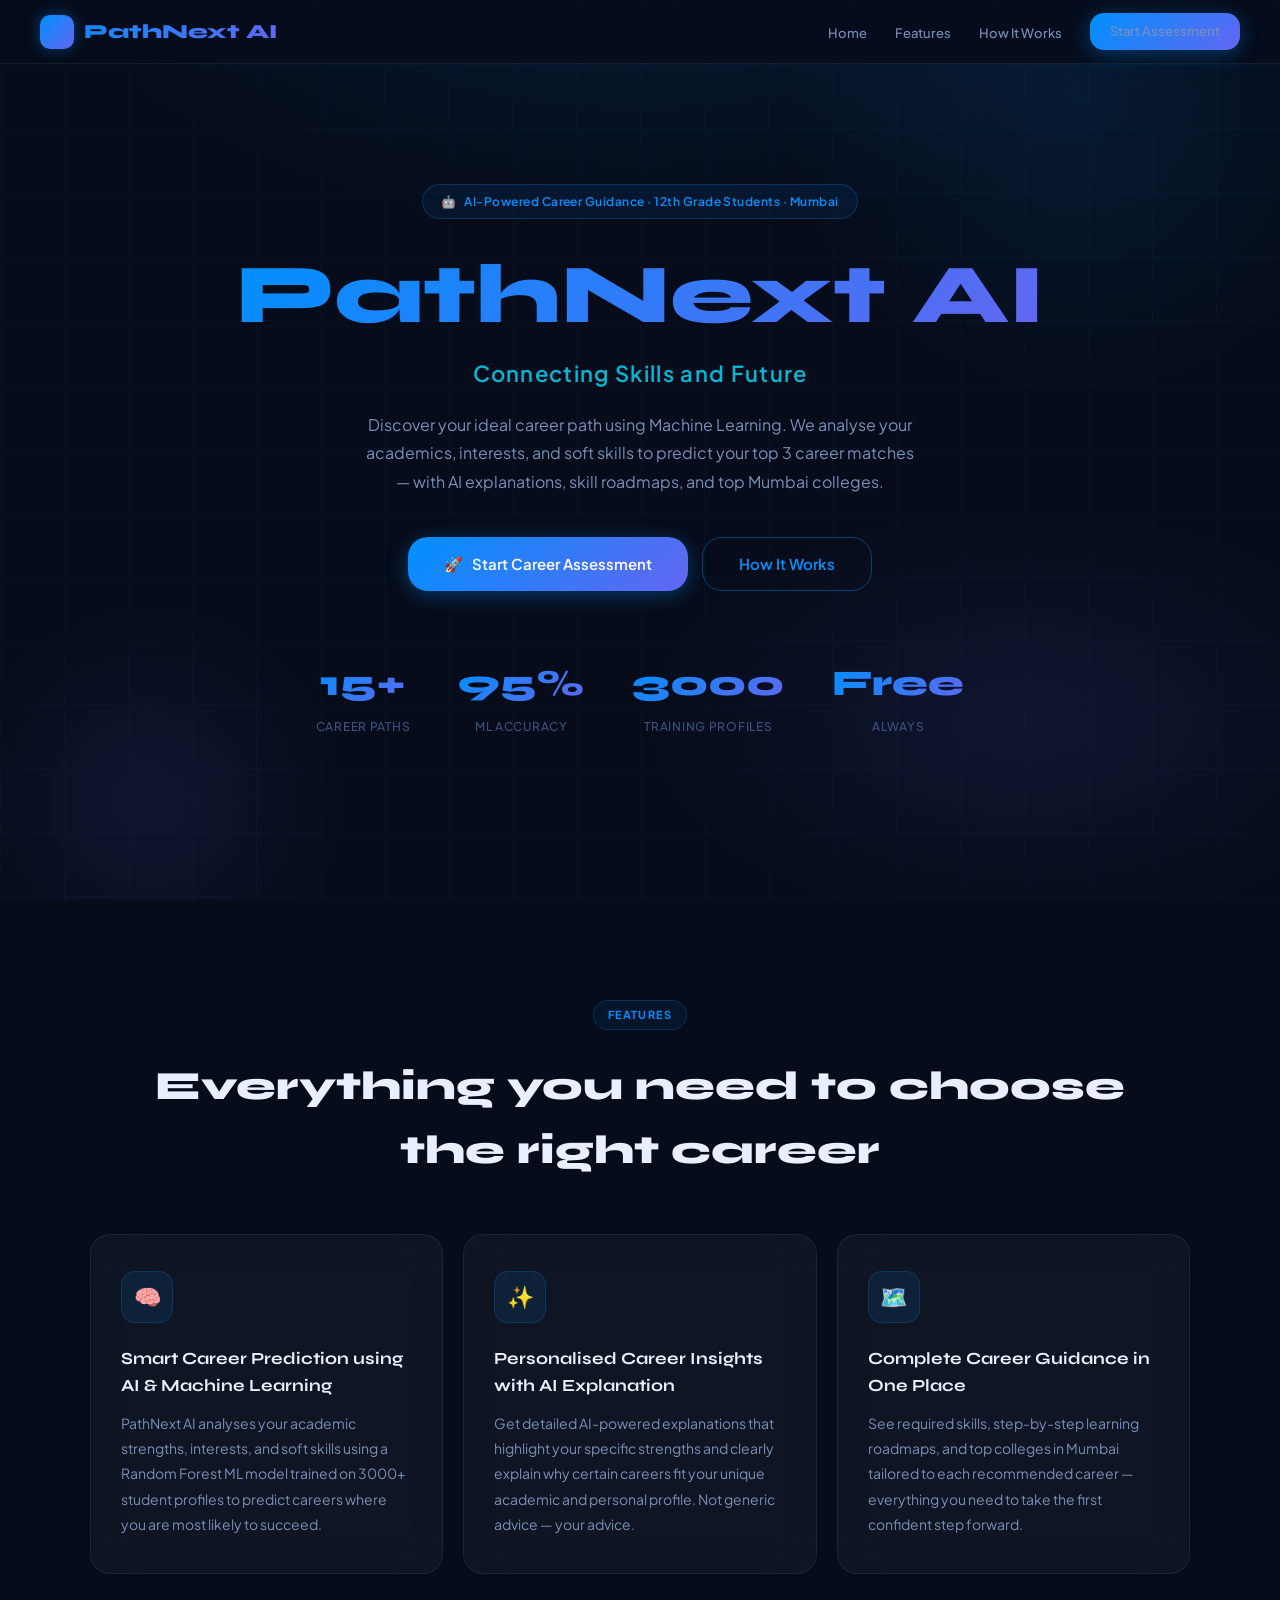
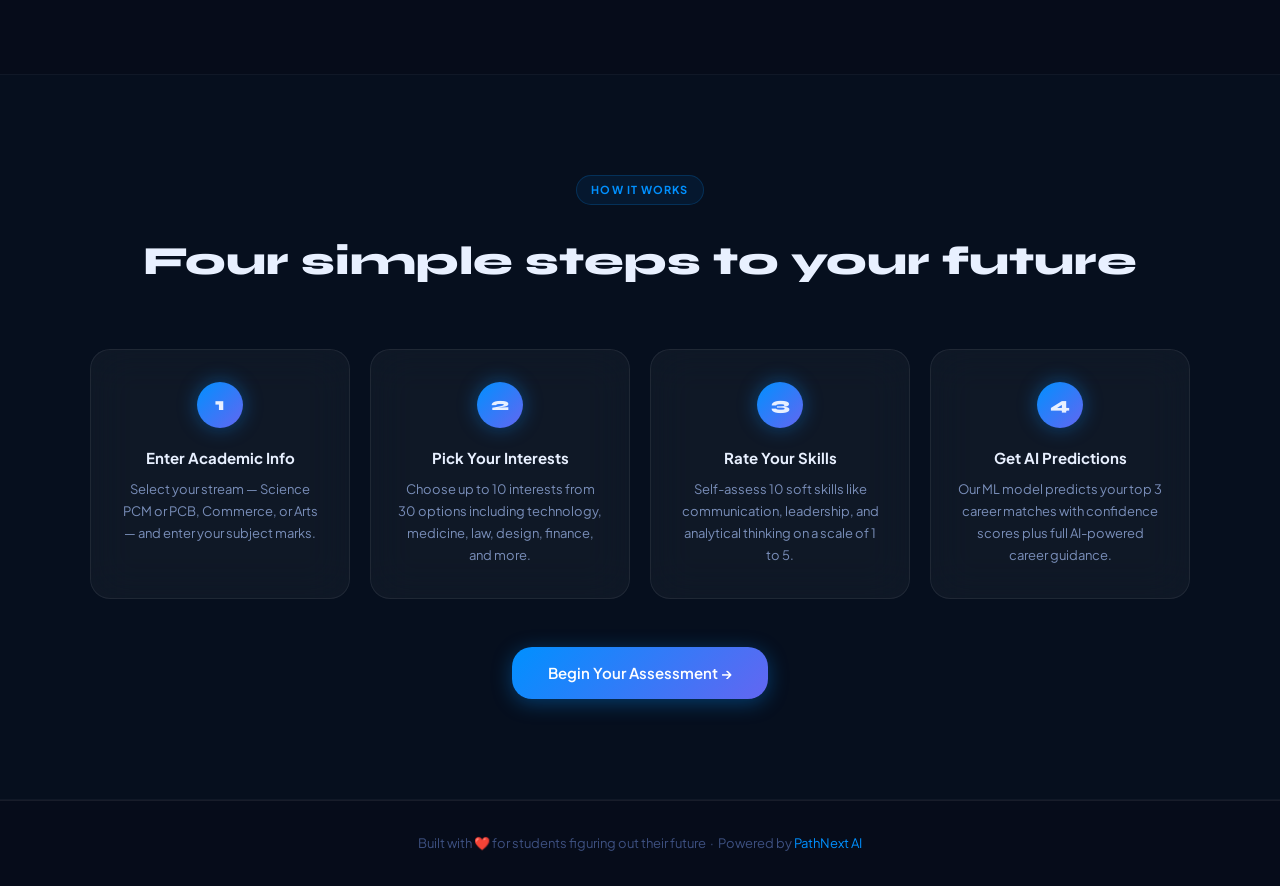
<file: pathnextai2/frontend/index.html>
<!DOCTYPE html>
<html lang="en">
<head>
<meta charset="UTF-8"/>
<meta name="viewport" content="width=device-width, initial-scale=1.0"/>
<title>PathNext AI — Connecting Skills and Future</title>
<link rel="stylesheet" href="css/styles.css"/>
</head>
<body>

<nav class="navbar">
  <a href="/" class="nav-logo">
    <div class="nav-logo-box">🧭</div>PathNext AI
  </a>
  <ul class="nav-links">
    <li><a href="#home">Home</a></li>
    <li><a href="#features">Features</a></li>
    <li><a href="#how">How It Works</a></li>
    <li><a href="/assessment" class="btn btn-primary" style="padding:8px 20px;font-size:13px">Start Assessment</a></li>
  </ul>
</nav>

<!-- HERO -->
<section class="hero" id="home">
  <div class="hero-grid"></div>
  <div class="hero-glow1"></div>
  <div class="hero-glow2"></div>
  <div class="hero-dots" id="heroDots"></div>
  <div class="hero-content">
    <div class="hero-badge">🤖 &nbsp; AI-Powered Career Guidance · 12th Grade Students · Mumbai</div>
    <h1 class="hero-title"><span class="g">PathNext AI</span></h1>
    <p class="hero-sub">Connecting Skills and Future</p>
    <p class="hero-desc">Discover your ideal career path using Machine Learning. We analyse your academics, interests, and soft skills to predict your top 3 career matches — with AI explanations, skill roadmaps, and top Mumbai colleges.</p>
    <div class="hero-btns">
      <a href="/assessment" class="btn btn-primary btn-lg">🚀 &nbsp; Start Career Assessment</a>
      <a href="#how" class="btn btn-outline btn-lg">How It Works</a>
    </div>
    <div class="hero-stats">
      <div><div class="stat-num">15+</div><div class="stat-label">Career Paths</div></div>
      <div><div class="stat-num">95%</div><div class="stat-label">ML Accuracy</div></div>
      <div><div class="stat-num">3000</div><div class="stat-label">Training Profiles</div></div>
      <div><div class="stat-num">Free</div><div class="stat-label">Always</div></div>
    </div>
  </div>
</section>

<!-- FEATURES -->
<section id="features">
  <div class="container">
    <div style="text-align:center" class="fade-up">
      <div class="sec-badge">Features</div>
      <h2 class="sec-title" style="margin-top:10px">Everything you need to choose<br>the right career</h2>
    </div>
    <div class="features-grid" style="margin-top:52px">
      <div class="card feat-card fade-up">
        <div class="feat-icon">🧠</div>
        <h3 class="feat-title">Smart Career Prediction using AI & Machine Learning</h3>
        <p class="feat-desc">PathNext AI analyses your academic strengths, interests, and soft skills using a Random Forest ML model trained on 3000+ student profiles to predict careers where you are most likely to succeed.</p>
      </div>
      <div class="card feat-card fade-up">
        <div class="feat-icon">✨</div>
        <h3 class="feat-title">Personalised Career Insights with AI Explanation</h3>
        <p class="feat-desc">Get detailed AI-powered explanations that highlight your specific strengths and clearly explain why certain careers fit your unique academic and personal profile. Not generic advice — your advice.</p>
      </div>
      <div class="card feat-card fade-up">
        <div class="feat-icon">🗺️</div>
        <h3 class="feat-title">Complete Career Guidance in One Place</h3>
        <p class="feat-desc">See required skills, step-by-step learning roadmaps, and top colleges in Mumbai tailored to each recommended career — everything you need to take the first confident step forward.</p>
      </div>
    </div>
  </div>
</section>

<!-- HOW IT WORKS -->
<section id="how" style="background:rgba(0,144,255,0.02);border-top:1px solid rgba(255,255,255,0.04);border-bottom:1px solid rgba(255,255,255,0.04)">
  <div class="container">
    <div style="text-align:center" class="fade-up">
      <div class="sec-badge">How It Works</div>
      <h2 class="sec-title" style="margin-top:10px">Four simple steps to your future</h2>
    </div>
    <div class="steps-grid">
      <div class="card step-card fade-up"><div class="step-num">1</div><h3 class="step-title">Enter Academic Info</h3><p class="step-desc">Select your stream — Science PCM or PCB, Commerce, or Arts — and enter your subject marks.</p></div>
      <div class="card step-card fade-up"><div class="step-num">2</div><h3 class="step-title">Pick Your Interests</h3><p class="step-desc">Choose up to 10 interests from 30 options including technology, medicine, law, design, finance, and more.</p></div>
      <div class="card step-card fade-up"><div class="step-num">3</div><h3 class="step-title">Rate Your Skills</h3><p class="step-desc">Self-assess 10 soft skills like communication, leadership, and analytical thinking on a scale of 1 to 5.</p></div>
      <div class="card step-card fade-up"><div class="step-num">4</div><h3 class="step-title">Get AI Predictions</h3><p class="step-desc">Our ML model predicts your top 3 career matches with confidence scores plus full AI-powered career guidance.</p></div>
    </div>
    <div style="text-align:center;margin-top:48px" class="fade-up">
      <a href="/assessment" class="btn btn-primary btn-lg">Begin Your Assessment →</a>
    </div>
  </div>
</section>

<footer><p>Built with ❤️ for students figuring out their future &nbsp;·&nbsp; Powered by <span>PathNext AI</span></p></footer>

<script src="js/animations.js"></script>
<script>
// Floating dots in hero
const dotsEl = document.getElementById('heroDots');
for(let i=0;i<18;i++){
  const d=document.createElement('div');
  d.className='dot';
  const size=Math.random()*3+2;
  d.style.cssText=`width:${size}px;height:${size}px;left:${Math.random()*100}%;animation-duration:${Math.random()*12+8}s;animation-delay:${Math.random()*10}s;opacity:${Math.random()*.2+.1}`;
  dotsEl.appendChild(d);
}
</script>
</body>
</html>
</file>
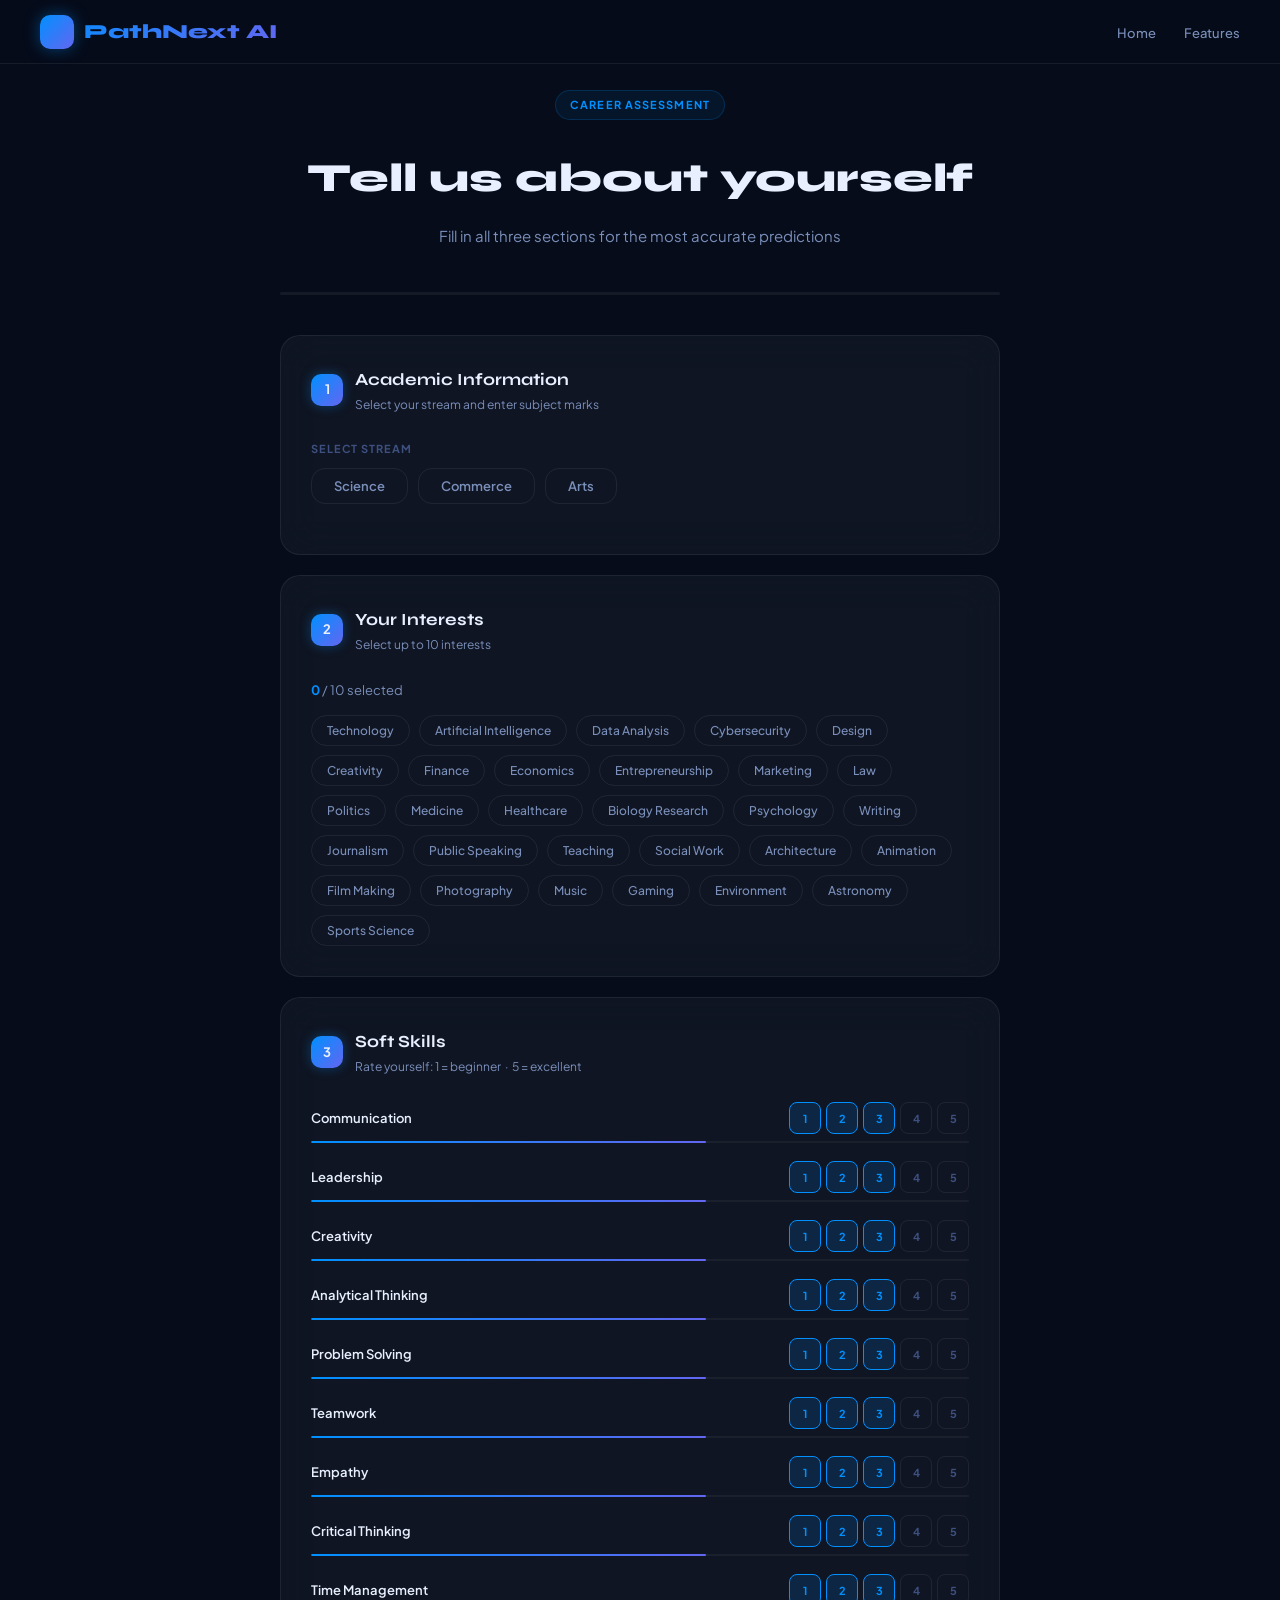
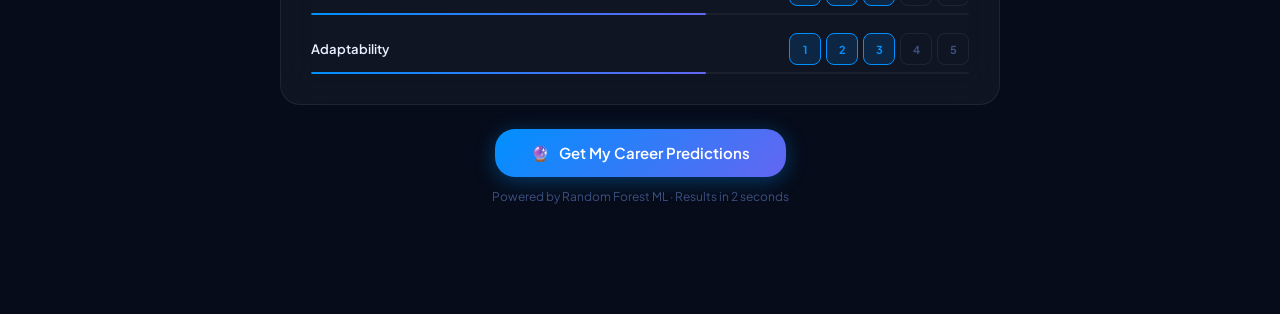
<file: pathnextai2/frontend/assessment.html>
<!DOCTYPE html>
<html lang="en">
<head>
<meta charset="UTF-8"/>
<meta name="viewport" content="width=device-width, initial-scale=1.0"/>
<title>Assessment — PathNext AI</title>
<link rel="stylesheet" href="css/styles.css"/>
</head>
<body>

<div class="loading" id="loader">
  <div class="spin"></div>
  <div class="load-title">Analysing your profile…</div>
  <div class="load-sub">Random Forest ML is predicting your career paths</div>
</div>

<nav class="navbar">
  <a href="/" class="nav-logo"><div class="nav-logo-box">🧭</div>PathNext AI</a>
  <ul class="nav-links">
    <li><a href="/">Home</a></li>
    <li><a href="/#features">Features</a></li>
  </ul>
</nav>

<div class="assess-page">
  <div class="assess-header">
    <div class="sec-badge">Career Assessment</div>
    <h1 class="sec-title" style="margin-top:12px">Tell us about yourself</h1>
    <p style="color:var(--text2);font-size:15px;margin-top:8px">Fill in all three sections for the most accurate predictions</p>
  </div>

  <div class="progress-track">
    <div class="progress-fill" id="pbar" style="width:0%"></div>
  </div>

  <div class="form-wrap">
    <div class="err-box" id="errBox"></div>

    <!-- SECTION 1: ACADEMIC -->
    <div class="card form-card">
      <div class="f-head">
        <div class="f-num">1</div>
        <div><div class="f-title">Academic Information</div><div class="f-sub">Select your stream and enter subject marks</div></div>
      </div>

      <label class="field-label">Select Stream</label>
      <div class="stream-row" id="streamRow">
        <button class="stream-btn" onclick="pickStream('Science',this)">Science</button>
        <button class="stream-btn" onclick="pickStream('Commerce',this)">Commerce</button>
        <button class="stream-btn" onclick="pickStream('Arts',this)">Arts</button>
      </div>

      <div class="sub-row" id="subRow">
        <span class="sub-label">Choose combination:</span>
        <button class="sub-btn" onclick="pickSub('PCM',this)">PCM — Physics, Chemistry, Maths</button>
        <button class="sub-btn" onclick="pickSub('PCB',this)">PCB — Physics, Chemistry, Biology</button>
      </div>

      <div id="marksArea" style="display:none">
        <label class="field-label" style="margin-top:20px">Subject Marks (0 – 100)</label>
        <div class="marks-grid" id="marksGrid"></div>
      </div>
    </div>

    <!-- SECTION 2: INTERESTS -->
    <div class="card form-card">
      <div class="f-head">
        <div class="f-num">2</div>
        <div><div class="f-title">Your Interests</div><div class="f-sub">Select up to 10 interests</div></div>
      </div>
      <p class="chip-count"><b id="cntNum">0</b> / 10 selected</p>
      <div class="chips-wrap" id="chipsWrap"></div>
    </div>

    <!-- SECTION 3: SOFT SKILLS -->
    <div class="card form-card">
      <div class="f-head">
        <div class="f-num">3</div>
        <div><div class="f-title">Soft Skills</div><div class="f-sub">Rate yourself: 1 = beginner &nbsp;·&nbsp; 5 = excellent</div></div>
      </div>
      <div class="skill-list" id="skillList"></div>
    </div>

    <div class="submit-area">
      <button class="btn btn-primary btn-lg" onclick="submitForm()">🔮 &nbsp; Get My Career Predictions</button>
      <p class="submit-note">Powered by Random Forest ML · Results in 2 seconds</p>
    </div>
  </div>
</div>

<script src="js/animations.js"></script>
<script>
// ── DATA ────────────────────────────────────────────────────────
const SUBJ = {
  'Science PCM': ['Physics','Chemistry','Maths','English'],
  'Science PCB': ['Physics','Chemistry','Biology','English'],
  'Commerce':    ['Accounts','Business Studies','Economics','Maths','English'],
  'Arts':        ['History','Political Science','Geography','Psychology','Sociology','English'],
};
const SKEY = {Physics:'physics',Chemistry:'chemistry',Maths:'maths',Biology:'biology',English:'english',Accounts:'accounts','Business Studies':'business',Economics:'economics',History:'history','Political Science':'political_science',Geography:'geography',Psychology:'psychology',Sociology:'sociology'};
const INTERESTS = [
  {k:'interest_tech',l:'Technology'},{k:'interest_ai',l:'Artificial Intelligence'},
  {k:'interest_data',l:'Data Analysis'},{k:'interest_cybersecurity',l:'Cybersecurity'},
  {k:'interest_design',l:'Design'},{k:'interest_creativity',l:'Creativity'},
  {k:'interest_finance',l:'Finance'},{k:'interest_economics',l:'Economics'},
  {k:'interest_entrepreneurship',l:'Entrepreneurship'},{k:'interest_marketing',l:'Marketing'},
  {k:'interest_law',l:'Law'},{k:'interest_politics',l:'Politics'},
  {k:'interest_medicine',l:'Medicine'},{k:'interest_healthcare',l:'Healthcare'},
  {k:'interest_biology',l:'Biology Research'},{k:'interest_psychology',l:'Psychology'},
  {k:'interest_writing',l:'Writing'},{k:'interest_journalism',l:'Journalism'},
  {k:'interest_public_speaking',l:'Public Speaking'},{k:'interest_teaching',l:'Teaching'},
  {k:'interest_social_work',l:'Social Work'},{k:'interest_architecture',l:'Architecture'},
  {k:'interest_animation',l:'Animation'},{k:'interest_film',l:'Film Making'},
  {k:'interest_photography',l:'Photography'},{k:'interest_music',l:'Music'},
  {k:'interest_gaming',l:'Gaming'},{k:'interest_environment',l:'Environment'},
  {k:'interest_astronomy',l:'Astronomy'},{k:'interest_sports',l:'Sports Science'},
];
const SKILLS = [
  {k:'communication',l:'Communication'},{k:'leadership',l:'Leadership'},
  {k:'creativity',l:'Creativity'},{k:'analytical_thinking',l:'Analytical Thinking'},
  {k:'problem_solving',l:'Problem Solving'},{k:'teamwork',l:'Teamwork'},
  {k:'empathy',l:'Empathy'},{k:'critical_thinking',l:'Critical Thinking'},
  {k:'time_management',l:'Time Management'},{k:'adaptability',l:'Adaptability'},
];

// ── STATE ───────────────────────────────────────────────────────
let S = {
  stream:'', sub:'',
  marks:{},
  interests:[],
  skills: Object.fromEntries(SKILLS.map(s=>[s.k,3]))
};

// ── STREAM ──────────────────────────────────────────────────────
function pickStream(name, btn){
  S.stream=name; S.sub=''; S.marks={};
  document.querySelectorAll('.stream-btn').forEach(b=>b.classList.remove('on'));
  btn.classList.add('on');
  const subRow=document.getElementById('subRow');
  if(name==='Science'){
    subRow.classList.add('show');
    document.getElementById('marksArea').style.display='none';
    document.querySelectorAll('.sub-btn').forEach(b=>b.classList.remove('on'));
  } else {
    subRow.classList.remove('show');
    buildMarks(name);
  }
  progress();
}

function pickSub(type, btn){
  S.sub=type; S.stream='Science '+type; S.marks={};
  document.querySelectorAll('.sub-btn').forEach(b=>b.classList.remove('on'));
  btn.classList.add('on');
  buildMarks(S.stream);
  progress();
}

function buildMarks(key){
  const subjects=SUBJ[key]||[];
  document.getElementById('marksGrid').innerHTML=subjects.map(s=>`
    <div class="mfield">
      <label>${s}</label>
      <input type="number" min="0" max="100" placeholder="Enter marks"
        oninput="setMark('${s}',this.value)"
        value="${S.marks[SKEY[s]]||''}"/>
    </div>`).join('');
  document.getElementById('marksArea').style.display='block';
}

function setMark(s,v){
  S.marks[SKEY[s]]=Math.min(100,Math.max(0,Number(v)||0));
  progress();
}

// ── INTERESTS ───────────────────────────────────────────────────
function buildChips(){
  document.getElementById('chipsWrap').innerHTML=INTERESTS.map(i=>`
    <button class="chip ${S.interests.includes(i.k)?'on':''}" data-k="${i.k}" onclick="toggleChip('${i.k}',this)">${i.l}</button>`).join('');
}

function toggleChip(k,btn){
  if(S.interests.includes(k)){
    S.interests=S.interests.filter(x=>x!==k);
    btn.classList.remove('on');
  } else {
    if(S.interests.length>=10) return;
    S.interests.push(k);
    btn.classList.add('on');
  }
  document.getElementById('cntNum').textContent=S.interests.length;
  document.querySelectorAll('.chip:not(.on)').forEach(b=>b.classList.toggle('dim',S.interests.length>=10));
  progress();
}

// ── SKILLS ──────────────────────────────────────────────────────
function buildSkills(){
  document.getElementById('skillList').innerHTML=SKILLS.map(s=>`
    <div class="sk-row">
      <div class="sk-top">
        <span class="sk-name">${s.l}</span>
        <div class="sk-dots">
          ${[1,2,3,4,5].map(n=>`<button class="sk-dot ${S.skills[s.k]>=n?'on':''}" onclick="setSkill('${s.k}',${n},this)">${n}</button>`).join('')}
        </div>
      </div>
      <div class="sk-track"><div class="sk-fill" id="sf_${s.k}" style="width:${S.skills[s.k]/5*100}%"></div></div>
    </div>`).join('');
}

function setSkill(k,v,btn){
  S.skills[k]=v;
  btn.closest('.sk-dots').querySelectorAll('.sk-dot').forEach((d,i)=>d.classList.toggle('on',i<v));
  document.getElementById('sf_'+k).style.width=(v/5*100)+'%';
  progress();
}

// ── PROGRESS ────────────────────────────────────────────────────
function progress(){
  let p=0;
  if(S.stream) p+=34;
  if(S.interests.length>=3) p+=33;
  if(Object.keys(S.marks).length>0) p+=33;
  document.getElementById('pbar').style.width=p+'%';
}

// ── SUBMIT ──────────────────────────────────────────────────────
async function submitForm(){
  const errs=[];
  if(!S.stream) errs.push('Please select your stream.');
  if(S.stream==='Science'&&!S.sub) errs.push('Please choose PCM or PCB.');
  if(S.interests.length<3) errs.push('Please select at least 3 interests.');
  const eb=document.getElementById('errBox');
  if(errs.length){eb.innerHTML=errs.map(e=>'• '+e).join('<br>');eb.classList.add('show');eb.scrollIntoView({behavior:'smooth',block:'center'});return;}
  eb.classList.remove('show');
  document.getElementById('loader').classList.add('show');
  const payload={stream:S.stream,marks:S.marks,interests:S.interests,soft_skills:S.skills};
  try{
    const r=await fetch('/predict',{method:'POST',headers:{'Content-Type':'application/json'},body:JSON.stringify(payload)});
    const data=await r.json();
    if(data.status==='success'){sessionStorage.setItem('pn_results',JSON.stringify(data));window.location.href='/results';}
    else throw new Error(data.error||'Error');
  } catch(e){
    console.warn('Using mock:',e.message);
    sessionStorage.setItem('pn_results',JSON.stringify(getMock(payload)));
    window.location.href='/results';
  }
}

function getMock(payload){
  const s=payload.stream||'Science PCM';
  const pool={
    'Science PCM':[{career:'Software Engineer',confidence:.82,icon:'💻',color:'#00a8ff'},{career:'Data Scientist',confidence:.74,icon:'📊',color:'#7c5cff'},{career:'Cybersecurity Analyst',confidence:.61,icon:'🔐',color:'#00e5ff'}],
    'Science PCB':[{career:'Doctor',confidence:.85,icon:'🩺',color:'#00ff88'},{career:'Biotechnologist',confidence:.71,icon:'🧬',color:'#4ade80'},{career:'Psychologist',confidence:.58,icon:'🧠',color:'#818cf8'}],
    'Commerce':   [{career:'Chartered Accountant',confidence:.79,icon:'📋',color:'#fbbf24'},{career:'Investment Banker',confidence:.68,icon:'📈',color:'#f59e0b'},{career:'Entrepreneur',confidence:.57,icon:'🚀',color:'#f472b6'}],
    'Arts':       [{career:'Lawyer',confidence:.77,icon:'⚖️',color:'#a78bfa'},{career:'Journalist',confidence:.65,icon:'📰',color:'#fb923c'},{career:'Teacher',confidence:.54,icon:'📚',color:'#a3e635'}],
  };
  const preds=(pool[s]||pool['Science PCM']).map(p=>({...p,
    why:`Your ${s} profile and selected interests show strong alignment with ${p.career}. Your soft skill ratings further support this career direction.`,
    skills:['Core Domain Knowledge','Analytical Thinking','Communication','Problem Solving','Continuous Learning'],
    roadmap:['Research the field and speak to professionals','Choose the right undergraduate degree','Build skills through online courses and projects','Seek internships for practical experience','Build your professional network on LinkedIn'],
    colleges:['IIT Bombay','NMIMS Mumbai','Mumbai University','SP Jain School of Management','KC College Mumbai'],
  }));
  return{status:'success',predictions:preds,student_data:payload};
}

document.addEventListener('DOMContentLoaded',()=>{buildChips();buildSkills();});
</script>
</body>
</html>
</file>
<file: pathnextai2/frontend/css/styles.css>
@import url('https://fonts.googleapis.com/css2?family=Plus+Jakarta+Sans:wght@300;400;500;600;700;800&family=Syne:wght@700;800&display=swap');

:root {
  --bg:        #060c1a;
  --bg2:       #0a1628;
  --bg3:       #0d1f3c;
  --glass:     rgba(255,255,255,0.04);
  --glass2:    rgba(255,255,255,0.07);
  --border:    rgba(255,255,255,0.07);
  --borderb:   rgba(0,150,255,0.25);
  --blue:      #0090ff;
  --blue2:     #3b82f6;
  --purple:    #6366f1;
  --cyan:      #06b6d4;
  --glow:      rgba(0,144,255,0.18);
  --glow2:     rgba(99,102,241,0.15);
  --text:      #e8f0ff;
  --text2:     #7a8fba;
  --text3:     #3d5080;
  --grad:      linear-gradient(135deg,#0090ff,#6366f1);
  --grad2:     linear-gradient(135deg,#06b6d4,#3b82f6);
  --shadow:    0 8px 32px rgba(0,0,0,0.5);
  --shadowb:   0 0 40px rgba(0,144,255,0.12);
  --r:         14px;
  --r2:        20px;
  --r3:        28px;
  --trans:     all 0.25s cubic-bezier(.4,0,.2,1);
}

*,*::before,*::after{box-sizing:border-box;margin:0;padding:0}
html{scroll-behavior:smooth}
body{font-family:'Plus Jakarta Sans',sans-serif;background:var(--bg);color:var(--text);min-height:100vh;overflow-x:hidden;line-height:1.6}
a{text-decoration:none;color:inherit}
ul{list-style:none}
::selection{background:rgba(0,144,255,0.35);color:#fff}
::-webkit-scrollbar{width:5px}
::-webkit-scrollbar-track{background:var(--bg)}
::-webkit-scrollbar-thumb{background:var(--blue);border-radius:99px;opacity:.5}

/* ── NAVBAR ── */
.navbar{
  position:fixed;top:0;left:0;right:0;z-index:1000;
  padding:0 40px;height:64px;
  display:flex;align-items:center;justify-content:space-between;
  background:rgba(6,12,26,0.85);
  backdrop-filter:blur(24px);
  border-bottom:1px solid var(--border);
}
.nav-logo{
  font-family:'Syne',sans-serif;font-size:20px;font-weight:800;
  background:var(--grad);-webkit-background-clip:text;-webkit-text-fill-color:transparent;background-clip:text;
  display:flex;align-items:center;gap:10px;
}
.nav-logo-box{
  width:34px;height:34px;border-radius:10px;
  background:var(--grad);
  display:flex;align-items:center;justify-content:center;font-size:16px;
  box-shadow:0 0 16px rgba(0,144,255,0.4);
}
.nav-links{display:flex;align-items:center;gap:28px}
.nav-links a{font-size:13px;font-weight:500;color:var(--text2);transition:var(--trans)}
.nav-links a:hover{color:var(--text)}
.btn{
  display:inline-flex;align-items:center;gap:8px;
  padding:10px 24px;border-radius:var(--r);border:none;cursor:pointer;
  font-size:13px;font-weight:600;font-family:'Plus Jakarta Sans',sans-serif;
  transition:var(--trans);text-decoration:none;
}
.btn-primary{background:var(--grad);color:#fff;box-shadow:0 4px 20px rgba(0,144,255,0.35)}
.btn-primary:hover{transform:translateY(-2px);box-shadow:0 8px 28px rgba(0,144,255,0.5)}
.btn-primary:active{transform:translateY(0)}
.btn-outline{background:transparent;color:var(--blue);border:1.5px solid rgba(0,144,255,0.4)}
.btn-outline:hover{background:rgba(0,144,255,0.08);border-color:var(--blue);transform:translateY(-2px)}
.btn-lg{padding:14px 36px;font-size:15px;border-radius:var(--r2)}

/* ── GLASS CARD ── */
.card{
  background:var(--glass);
  border:1px solid var(--border);
  border-radius:var(--r2);
  backdrop-filter:blur(20px);
  transition:var(--trans);
}
.card:hover{background:var(--glass2);border-color:var(--borderb);box-shadow:var(--shadowb)}

/* ── HERO ── */
.hero{
  min-height:100vh;display:flex;align-items:center;justify-content:center;
  padding:100px 40px 80px;position:relative;overflow:hidden;text-align:center;
  background:radial-gradient(ellipse 80% 60% at 50% -10%,rgba(0,144,255,0.12) 0%,transparent 60%),
             radial-gradient(ellipse 50% 40% at 80% 80%,rgba(99,102,241,0.1) 0%,transparent 60%),
             var(--bg);
}
.hero-grid{
  position:absolute;inset:0;
  background-image:linear-gradient(rgba(0,144,255,0.04) 1px,transparent 1px),
                   linear-gradient(90deg,rgba(0,144,255,0.04) 1px,transparent 1px);
  background-size:64px 64px;
}
.hero-glow1{position:absolute;width:600px;height:600px;border-radius:50%;background:radial-gradient(circle,rgba(0,144,255,0.1),transparent 70%);top:-200px;right:-100px;animation:pulse 6s ease-in-out infinite}
.hero-glow2{position:absolute;width:400px;height:400px;border-radius:50%;background:radial-gradient(circle,rgba(99,102,241,0.1),transparent 70%);bottom:-100px;left:-50px;animation:pulse 8s ease-in-out 2s infinite}
@keyframes pulse{0%,100%{opacity:.6;transform:scale(1)}50%{opacity:1;transform:scale(1.08)}}

/* Floating dots */
.hero-dots{position:absolute;inset:0;overflow:hidden;pointer-events:none}
.dot{position:absolute;border-radius:50%;background:var(--blue);opacity:.25;animation:floatDot linear infinite}
@keyframes floatDot{from{transform:translateY(100vh)}to{transform:translateY(-100px)}}

.hero-content{position:relative;z-index:2;max-width:820px}
.hero-badge{
  display:inline-flex;align-items:center;gap:8px;
  padding:7px 18px;border-radius:99px;margin-bottom:32px;
  background:rgba(0,144,255,0.08);border:1px solid rgba(0,144,255,0.25);
  font-size:12px;font-weight:600;color:var(--blue);letter-spacing:.04em;
  animation:fadeUp .5s ease both;
}
.hero-title{
  font-family:'Syne',sans-serif;font-size:clamp(44px,7vw,84px);font-weight:800;line-height:1.05;
  margin-bottom:16px;animation:fadeUp .5s .1s ease both;
}
.hero-title .g{background:var(--grad);-webkit-background-clip:text;-webkit-text-fill-color:transparent;background-clip:text}
.hero-sub{font-size:clamp(16px,2vw,22px);color:var(--cyan);font-weight:600;letter-spacing:.06em;margin-bottom:20px;animation:fadeUp .5s .15s ease both}
.hero-desc{font-size:16px;color:var(--text2);max-width:560px;margin:0 auto 40px;line-height:1.8;animation:fadeUp .5s .2s ease both}
.hero-btns{display:flex;gap:14px;justify-content:center;flex-wrap:wrap;animation:fadeUp .5s .25s ease both}
.hero-stats{display:flex;gap:48px;justify-content:center;margin-top:64px;flex-wrap:wrap;animation:fadeUp .5s .35s ease both}
.stat-num{font-family:'Syne',sans-serif;font-size:36px;font-weight:800;background:var(--grad);-webkit-background-clip:text;-webkit-text-fill-color:transparent;background-clip:text}
.stat-label{font-size:12px;color:var(--text3);margin-top:4px;font-weight:500;text-transform:uppercase;letter-spacing:.06em}

/* ── SECTION ── */
section{padding:100px 40px}
.container{max-width:1100px;margin:0 auto}
.sec-badge{display:inline-block;padding:5px 14px;border-radius:99px;background:rgba(0,144,255,0.08);border:1px solid rgba(0,144,255,0.2);font-size:11px;font-weight:700;color:var(--blue);letter-spacing:.1em;text-transform:uppercase;margin-bottom:14px}
.sec-title{font-family:'Syne',sans-serif;font-size:clamp(26px,3.5vw,40px);font-weight:800;margin-bottom:14px}
.sec-desc{font-size:15px;color:var(--text2);max-width:520px;line-height:1.8}

/* ── FEATURES ── */
.features-grid{display:grid;grid-template-columns:repeat(auto-fit,minmax(300px,1fr));gap:20px;margin-top:56px}
.feat-card{padding:36px 30px;position:relative;overflow:hidden}
.feat-card::before{content:'';position:absolute;top:0;left:0;right:0;height:2px;background:var(--grad);transform:scaleX(0);transform-origin:left;transition:var(--trans)}
.feat-card:hover::before{transform:scaleX(1)}
.feat-icon{width:52px;height:52px;border-radius:var(--r);background:rgba(0,144,255,0.1);border:1px solid rgba(0,144,255,0.2);display:flex;align-items:center;justify-content:center;font-size:22px;margin-bottom:22px;transition:var(--trans)}
.feat-card:hover .feat-icon{background:rgba(0,144,255,0.18);box-shadow:0 0 20px rgba(0,144,255,0.25)}
.feat-title{font-family:'Syne',sans-serif;font-size:17px;font-weight:700;margin-bottom:12px}
.feat-desc{font-size:14px;color:var(--text2);line-height:1.8}

/* ── STEPS ── */
.steps-grid{display:grid;grid-template-columns:repeat(auto-fit,minmax(220px,1fr));gap:20px;margin-top:56px}
.step-card{padding:32px 26px;text-align:center}
.step-num{width:46px;height:46px;border-radius:50%;background:var(--grad);display:flex;align-items:center;justify-content:center;font-family:'Syne',sans-serif;font-size:18px;font-weight:800;margin:0 auto 18px;box-shadow:0 0 20px rgba(0,144,255,0.4)}
.step-title{font-size:15px;font-weight:700;margin-bottom:8px}
.step-desc{font-size:13px;color:var(--text2);line-height:1.7}

/* ── FOOTER ── */
footer{padding:32px 40px;border-top:1px solid var(--border);text-align:center;color:var(--text3);font-size:13px}
footer span{color:var(--blue)}

/* ── ASSESSMENT PAGE ── */
.assess-page{padding:90px 40px 80px;min-height:100vh}
.assess-header{text-align:center;margin-bottom:44px}
.progress-track{height:3px;background:rgba(255,255,255,0.06);border-radius:99px;max-width:720px;margin:0 auto 40px;overflow:hidden}
.progress-fill{height:100%;background:var(--grad);border-radius:99px;transition:width .4s ease;box-shadow:0 0 8px rgba(0,144,255,0.6)}
.form-wrap{max-width:720px;margin:0 auto;display:flex;flex-direction:column;gap:20px}
.form-card{padding:30px}
.f-head{display:flex;align-items:center;gap:12px;margin-bottom:26px}
.f-num{width:32px;height:32px;border-radius:10px;background:var(--grad);display:flex;align-items:center;justify-content:center;font-size:13px;font-weight:700;flex-shrink:0;box-shadow:0 0 12px rgba(0,144,255,0.35)}
.f-title{font-family:'Syne',sans-serif;font-size:17px;font-weight:700}
.f-sub{font-size:12px;color:var(--text2);margin-top:2px}
.field-label{display:block;font-size:11px;font-weight:700;color:var(--text3);text-transform:uppercase;letter-spacing:.08em;margin-bottom:10px}

/* Stream buttons */
.stream-row{display:flex;gap:10px;flex-wrap:wrap;margin-bottom:20px}
.stream-btn{padding:9px 22px;border-radius:var(--r);border:1.5px solid var(--border);background:transparent;color:var(--text2);font-size:13px;font-weight:600;font-family:'Plus Jakarta Sans',sans-serif;cursor:pointer;transition:var(--trans)}
.stream-btn:hover{border-color:rgba(0,144,255,0.4);color:var(--text)}
.stream-btn.on{border-color:var(--blue);background:rgba(0,144,255,0.1);color:var(--blue);box-shadow:0 0 12px rgba(0,144,255,0.15)}

/* PCM/PCB sub */
.sub-row{display:none;gap:10px;flex-wrap:wrap;margin-bottom:20px;padding:14px 18px;background:rgba(0,144,255,0.04);border-radius:var(--r);border:1px solid rgba(0,144,255,0.1)}
.sub-row.show{display:flex}
.sub-label{font-size:12px;color:var(--text2);align-self:center;margin-right:4px;font-weight:500}
.sub-btn{padding:7px 18px;border-radius:var(--r);border:1.5px solid var(--border);background:transparent;color:var(--text2);font-size:12px;font-weight:600;font-family:'Plus Jakarta Sans',sans-serif;cursor:pointer;transition:var(--trans)}
.sub-btn:hover{border-color:rgba(6,182,212,0.5);color:var(--text)}
.sub-btn.on{border-color:var(--cyan);background:rgba(6,182,212,0.1);color:var(--cyan)}

/* Marks grid */
.marks-grid{display:grid;grid-template-columns:1fr 1fr;gap:14px;margin-top:20px}
.mfield label{display:block;font-size:11px;font-weight:700;color:var(--text3);text-transform:uppercase;letter-spacing:.07em;margin-bottom:6px}
.mfield input{width:100%;padding:10px 14px;border-radius:var(--r);border:1.5px solid var(--border);background:rgba(255,255,255,0.03);color:var(--text);font-size:14px;font-family:'Plus Jakarta Sans',sans-serif;transition:var(--trans);outline:none}
.mfield input:focus{border-color:var(--blue);background:rgba(0,144,255,0.05);box-shadow:0 0 0 3px rgba(0,144,255,0.1)}
.mfield input:disabled{opacity:.25;cursor:not-allowed}

/* Chips */
.chip-count{font-size:13px;color:var(--text2);margin-bottom:14px}
.chip-count b{color:var(--blue)}
.chips-wrap{display:flex;flex-wrap:wrap;gap:9px}
.chip{padding:7px 15px;border-radius:99px;border:1.5px solid var(--border);background:transparent;color:var(--text2);font-size:12px;font-weight:500;font-family:'Plus Jakarta Sans',sans-serif;cursor:pointer;transition:var(--trans);user-select:none}
.chip:hover{border-color:rgba(0,144,255,0.4);color:var(--text)}
.chip.on{border-color:var(--blue);background:rgba(0,144,255,0.1);color:var(--blue)}
.chip.dim:not(.on){opacity:.3;pointer-events:none}

/* Skills */
.skill-list{display:flex;flex-direction:column;gap:18px}
.sk-row{display:flex;flex-direction:column;gap:7px}
.sk-top{display:flex;justify-content:space-between;align-items:center}
.sk-name{font-size:13px;font-weight:600}
.sk-dots{display:flex;gap:5px}
.sk-dot{width:32px;height:32px;border-radius:8px;border:1.5px solid var(--border);background:transparent;color:var(--text3);font-size:11px;font-weight:700;font-family:'Plus Jakarta Sans',sans-serif;cursor:pointer;transition:var(--trans)}
.sk-dot.on{border-color:var(--blue);background:rgba(0,144,255,0.15);color:var(--blue)}
.sk-track{height:2px;background:rgba(255,255,255,0.05);border-radius:99px;overflow:hidden}
.sk-fill{height:100%;background:var(--grad);border-radius:99px;transition:width .3s ease;box-shadow:0 0 6px rgba(0,144,255,0.4)}

/* Error */
.err-box{background:rgba(239,68,68,0.08);border:1px solid rgba(239,68,68,0.25);border-radius:var(--r);padding:12px 18px;font-size:13px;color:#fca5a5;display:none;margin-bottom:4px}
.err-box.show{display:block}

/* Submit */
.submit-area{text-align:center;padding:4px 0 28px}
.submit-note{font-size:12px;color:var(--text3);margin-top:10px}

/* ── RESULTS PAGE ── */
.results-page{padding:90px 40px 80px;min-height:100vh}
.results-wrap{max-width:1000px;margin:0 auto}
.results-header{text-align:center;margin-bottom:44px}

/* Career cards */
.career-row{display:grid;grid-template-columns:repeat(3,1fr);gap:16px;margin-bottom:24px}
.c-card{padding:22px;cursor:pointer;border:2px solid var(--border);border-radius:var(--r2);background:var(--glass);transition:var(--trans)}
.c-card.on{border-color:var(--blue);background:rgba(0,144,255,0.06);box-shadow:0 0 28px rgba(0,144,255,0.15)}
.c-card:hover:not(.on){border-color:rgba(0,144,255,0.3)}
.cc-top{display:flex;justify-content:space-between;align-items:flex-start;margin-bottom:10px}
.cc-rank{font-size:10px;font-weight:800;padding:3px 9px;border-radius:99px;letter-spacing:.05em;text-transform:uppercase}
.rank1{background:rgba(251,191,36,0.12);color:#fbbf24;border:1px solid rgba(251,191,36,0.25)}
.rank2{background:rgba(148,163,184,0.1);color:#94a3b8;border:1px solid rgba(148,163,184,0.2)}
.rank3{background:rgba(251,146,60,0.1);color:#fb923c;border:1px solid rgba(251,146,60,0.2)}
.cc-pct{font-family:'Syne',sans-serif;font-size:28px;font-weight:800;color:var(--blue)}
.cc-icon{font-size:26px;margin-bottom:6px}
.cc-name{font-family:'Syne',sans-serif;font-size:15px;font-weight:700;margin-bottom:12px;line-height:1.3}
.cc-bar{height:4px;background:rgba(255,255,255,0.05);border-radius:99px;overflow:hidden}
.cc-fill{height:100%;background:var(--grad);border-radius:99px;width:0;transition:width 1s cubic-bezier(.4,0,.2,1) .3s;box-shadow:0 0 8px rgba(0,144,255,0.5)}

/* Charts */
.charts-row{display:grid;grid-template-columns:repeat(3,1fr);gap:16px;margin-bottom:24px}
.chart-card{padding:22px;border-radius:var(--r2)}
.chart-label{font-size:11px;font-weight:700;color:var(--text3);text-transform:uppercase;letter-spacing:.08em;margin-bottom:16px}
.chart-box{position:relative;height:180px}

/* AI card */
.ai-card{padding:30px;margin-bottom:24px;background:linear-gradient(135deg,rgba(0,144,255,0.06),rgba(99,102,241,0.06));border:1px solid rgba(0,144,255,0.12);border-radius:var(--r2);position:relative;overflow:hidden}
.ai-card::after{content:'';position:absolute;top:-60px;right:-60px;width:220px;height:220px;border-radius:50%;background:radial-gradient(circle,rgba(0,144,255,0.08),transparent)}
.ai-head{display:flex;align-items:center;gap:12px;margin-bottom:18px}
.ai-icon{width:40px;height:40px;border-radius:12px;background:rgba(0,144,255,0.15);border:1px solid rgba(0,144,255,0.25);display:flex;align-items:center;justify-content:center;font-size:18px;flex-shrink:0}
.ai-meta-title{font-family:'Syne',sans-serif;font-size:15px;font-weight:700}
.ai-meta-sub{font-size:11px;color:var(--text3);margin-top:2px}
.ai-body{font-size:14px;line-height:1.8;color:var(--text2);position:relative;z-index:1}
.blink{display:inline-block;width:2px;height:15px;background:var(--blue);margin-left:2px;animation:blink .7s infinite;vertical-align:middle}
@keyframes blink{0%,100%{opacity:1}50%{opacity:0}}

/* Detail card */
.detail-card{padding:30px;margin-bottom:28px;border-radius:var(--r2)}
.tabs-row{display:flex;gap:8px;margin-bottom:24px;flex-wrap:wrap}
.tab{padding:8px 18px;border-radius:var(--r);border:1.5px solid var(--border);background:transparent;color:var(--text2);font-size:12px;font-weight:600;font-family:'Plus Jakarta Sans',sans-serif;cursor:pointer;transition:var(--trans)}
.tab.on{border-color:var(--blue);background:rgba(0,144,255,0.1);color:var(--blue)}
.tab-panel{display:none;animation:fadeUp .3s ease both}
.tab-panel.on{display:block}
.why-box{background:rgba(0,144,255,0.05);border:1px solid rgba(0,144,255,0.12);border-radius:var(--r);padding:16px 20px;font-size:14px;line-height:1.8;color:var(--text2);margin-bottom:26px}
.why-box b{color:var(--blue)}
.d-grid{display:grid;grid-template-columns:repeat(3,1fr);gap:22px}
.d-col h4{font-size:11px;font-weight:700;color:var(--text3);text-transform:uppercase;letter-spacing:.08em;margin-bottom:14px;display:flex;align-items:center;gap:7px}
.d-col ul{display:flex;flex-direction:column;gap:9px}
.d-col li{display:flex;align-items:flex-start;gap:9px;font-size:13px;color:var(--text2);line-height:1.6}
.d-num{width:20px;height:20px;border-radius:6px;font-size:10px;font-weight:800;display:flex;align-items:center;justify-content:center;flex-shrink:0;margin-top:2px}
.nb{background:rgba(0,144,255,0.15);color:var(--blue)}
.ng{background:rgba(52,211,153,0.12);color:#34d399}
.np{background:rgba(99,102,241,0.15);color:#818cf8}

.result-actions{display:flex;gap:12px;justify-content:center;flex-wrap:wrap;padding-bottom:20px}

/* ── ANIMATIONS ── */
@keyframes fadeUp{from{opacity:0;transform:translateY(22px)}to{opacity:1;transform:none}}
.fade-up{opacity:0;transform:translateY(28px);transition:opacity .6s ease,transform .6s ease}
.fade-up.visible{opacity:1;transform:none}

/* Loading */
.loading{position:fixed;inset:0;background:rgba(6,12,26,.94);backdrop-filter:blur(12px);display:none;flex-direction:column;align-items:center;justify-content:center;z-index:9999}
.loading.show{display:flex}
.spin{width:52px;height:52px;border-radius:50%;border:3px solid rgba(255,255,255,.05);border-top-color:var(--blue);animation:spin .8s linear infinite;margin-bottom:22px;box-shadow:0 0 20px rgba(0,144,255,.3)}
@keyframes spin{to{transform:rotate(360deg)}}
.load-title{font-family:'Syne',sans-serif;font-size:18px;font-weight:700;margin-bottom:6px}
.load-sub{font-size:13px;color:var(--text2)}

/* ── RESPONSIVE ── */
@media(max-width:768px){
  .navbar{padding:0 20px}
  .nav-links{display:none}
  section{padding:70px 20px}
  .career-row,.charts-row,.d-grid{grid-template-columns:1fr}
  .marks-grid{grid-template-columns:1fr}
  .hero-stats{gap:28px}
  .hero-btns{flex-direction:column;align-items:center}
  .assess-page,.results-page{padding:90px 20px 60px}
}
</file>
